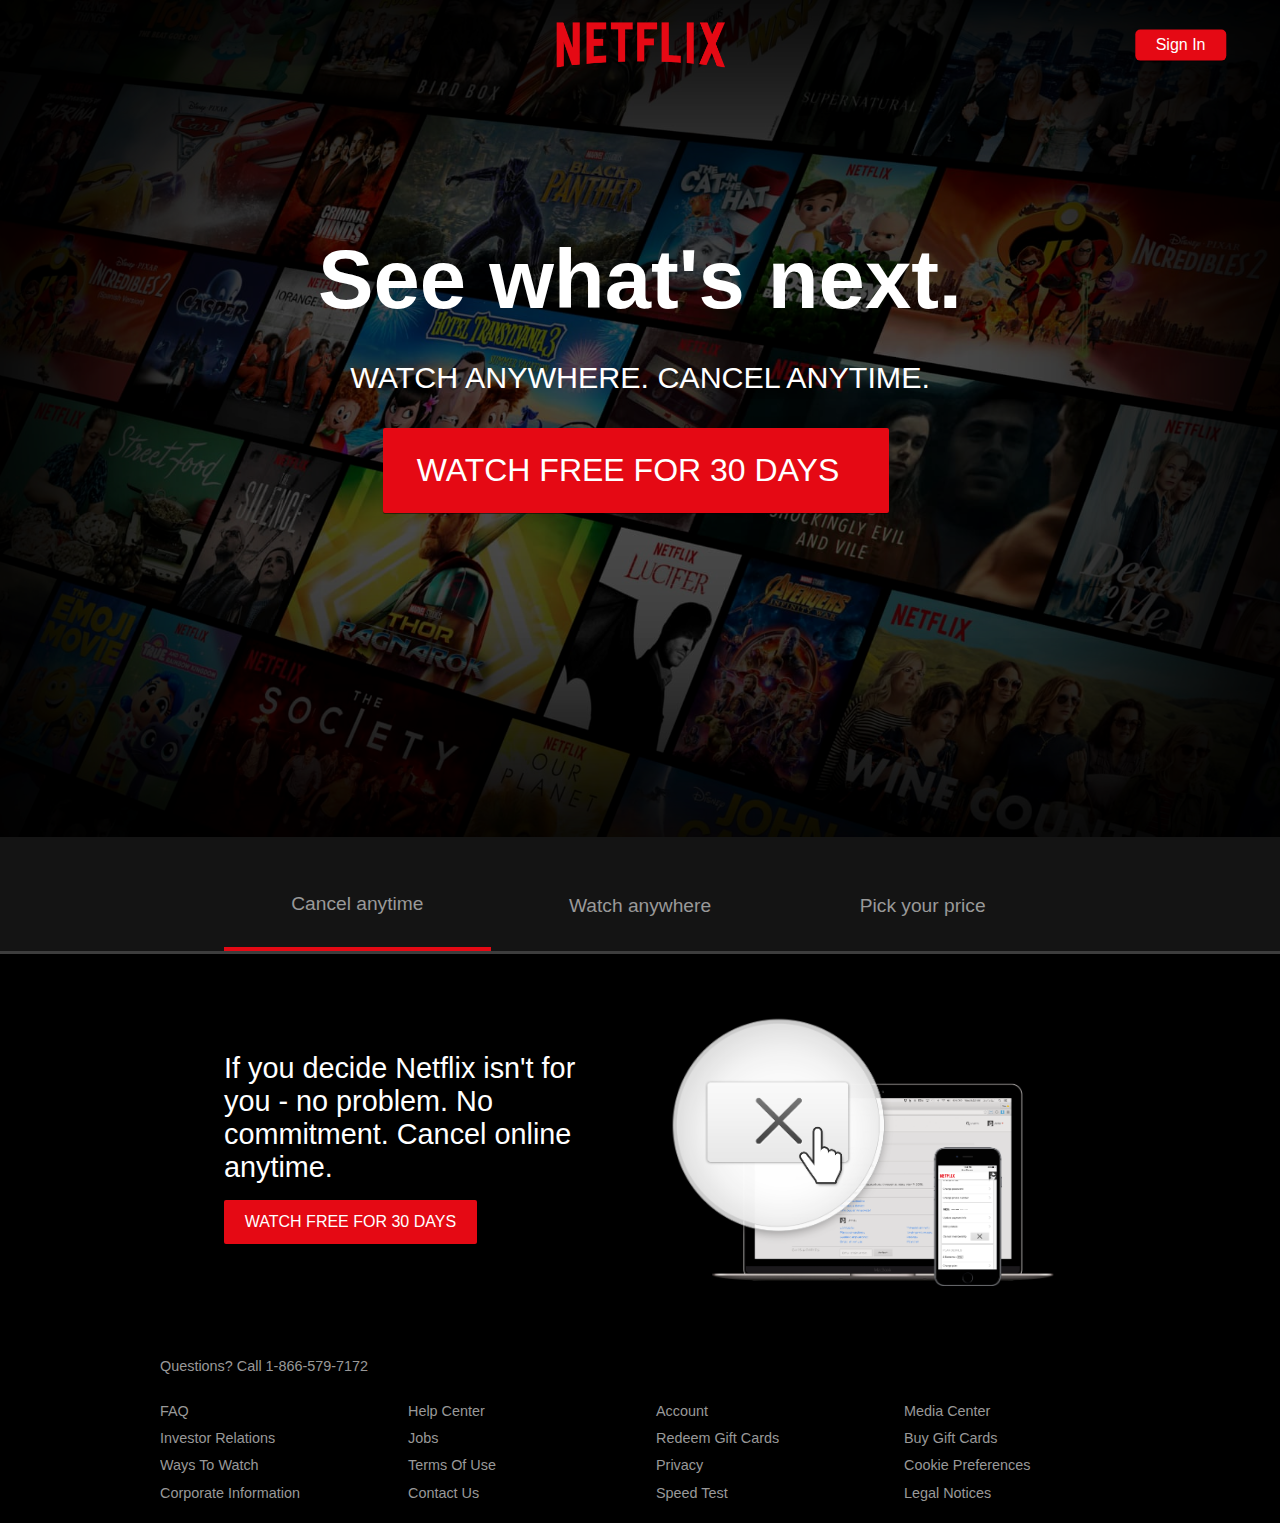
<file: Netflix Landing Page/index.html>
<!DOCTYPE html>
<html lang="en">
  <head>
    <meta charset="UTF-8" />
    <meta name="viewport" content="width=device-width, initial-scale=1.0" />
    <link
      rel="stylesheet"
      href="https://cdnjs.cloudflare.com/ajax/libs/font-awesome/5.14.0/css/all.min.css"
      integrity="sha512-1PKOgIY59xJ8Co8+NE6FZ+LOAZKjy+KY8iq0G4B3CyeY6wYHN3yt9PW0XpSriVlkMXe40PTKnXrLnZ9+fkDaog=="
      crossorigin="anonymous"
    />
    <link rel="stylesheet" href="./css/style.css" />
    <title>Netflix - Watch TV Shows Online, Watch Movies Online</title>
  </head>
  <body>
    <header class="showcase">
      <div class="showcase-top">
        <img src="img/logo.png" alt="Netflix" />
        <a href="#" class="btn btn-rounded">Sign In</a>
      </div>
      <div class="showcase-content">
        <h1>See what's next.</h1>
        <p>Watch anywhere. Cancel anytime.</p>
        <a href="#" class="btn btn-xl"
          >Watch Free For 30 Days <i class="fas fa-chevron-right btn-icon"></i
        ></a>
      </div>
    </header>

    <section class="tabs">
      <div class="container">
        <div id="tab-1" class="tab-item tab-border">
          <i class="fas fa-door-open fa-3x"></i>
          <p class="hide-sm">Cancel anytime</p>
        </div>
        <div id="tab-2" class="tab-item">
          <i class="fas fa-tablet-alt fa-3x"></i>
          <p class="hide-sm">Watch anywhere</p>
        </div>
        <div id="tab-3" class="tab-item">
          <i class="fas fa-tags fa-3x"></i>
          <p class="hide-sm">Pick your price</p>
        </div>
      </div>
    </section>

    <section class="tab-content">
      <div class="container">
        <!-- Tab Content 1 -->
        <div id="tab-1-content" class="tab-content-item show">
          <div class="tab-1-content-inner">
            <div>
              <p class="text-lg">
                If you decide Netflix isn't for you - no problem. No commitment.
                Cancel online anytime.
              </p>
              <a href="#" class="btn btn-lg">Watch Free For 30 Days</a>
            </div>
            <img src="./img/tab-content-1.png" alt="" />
          </div>
        </div>

        <!-- Tab 2 Content -->
        <div id="tab-2-content" class="tab-content-item">
          <div class="tab-2-content-top">
            <p class="text-lg">
              Watch TV shows and movies anytime, anywhere — personalized for
              you.
            </p>
            <a href="#" class="btn btn-lg">Watch Free For 30 Days</a>
          </div>
          <div class="tab-2-content-bottom">
            <div>
              <img src="./img/tab-content-2-1.png" alt="" />
              <p class="text-md">Watch on your TV</p>
              <p class="text-dark">
                Smart TVs, PlayStation, Xbox, Chromecast, Apple TV, Blu-ray
                players and more.
              </p>
            </div>
            <div>
              <img src="./img/tab-content-2-2.png" alt="" />
              <p class="text-md">Watch instantly or download for later</p>
              <p class="text-dark">
                Available on phone and tablet, wherever you go.
              </p>
            </div>
            <div>
              <img src="./img/tab-content-2-3.png" alt="" />
              <p class="text-md">Use any computer</p>
              <p class="text-dark">
                Watch right on Netflix.com.
              </p>
            </div>
          </div>
        </div>

        <!-- Tab 3 Content -->
        <div id="tab-3-content" class="tab-content-item">
          <div class="text-center">
            <p class="text-lg">
              Choose one plan and watch everything on Netflix.
            </p>
            <a href="#" class="btn btn-lg">Watch Free For 30 Days</a>
          </div>

          <table class="table">
            <thead>
              <tr>
                <th></th>
                <th>Basic</th>
                <th>Standard</th>
                <th>Premium</th>
              </tr>
            </thead>
            <tbody>
              <tr>
                <td>Monthly price after free month ends on 8/19/20</td>
                <td>$8.99</td>
                <td>$12.99</td>
                <td>$15.99</td>
              </tr>
              <tr>
                <td>HD Available</td>
                <td><i class="fas fa-times"></i></td>
                <td><i class="fas fa-check"></i></td>
                <td><i class="fas fa-check"></i></td>
              </tr>
              <tr>
                <td>Ultra HD Available</td>
                <td><i class="fas fa-times"></i></td>
                <td><i class="fas fa-times"></i></td>
                <td><i class="fas fa-check"></i></td>
              </tr>
              <tr>
                <td>Screens you can watch on at the same time</td>
                <td>1</td>
                <td>2</td>
                <td>4</td>
              </tr>
              <tr>
                <td>Watch on your laptop, TV, phone and tablet</td>
                <td><i class="fas fa-check"></i></td>
                <td><i class="fas fa-check"></i></td>
                <td><i class="fas fa-check"></i></td>
              </tr>
              <tr>
                <td>Unlimited movies and TV shows</td>
                <td><i class="fas fa-check"></i></td>
                <td><i class="fas fa-check"></i></td>
                <td><i class="fas fa-check"></i></td>
              </tr>
              <tr>
                <td>Cancel anytime</td>
                <td><i class="fas fa-check"></i></td>
                <td><i class="fas fa-check"></i></td>
                <td><i class="fas fa-check"></i></td>
              </tr>
              <tr>
                <td>First month free</td>
                <td><i class="fas fa-check"></i></td>
                <td><i class="fas fa-check"></i></td>
                <td><i class="fas fa-check"></i></td>
              </tr>
            </tbody>
          </table>
        </div>
      </div>
    </section>

    <footer class="footer">
      <p>Questions? Call 1-866-579-7172</p>
      <div class="footer-cols">
        <ul>
          <li><a href="#">FAQ</a></li>
          <li><a href="#">Investor Relations</a></li>
          <li><a href="#">Ways To Watch</a></li>
          <li><a href="#">Corporate Information</a></li>
          <!-- <li><a href="#">Netflix Originals</a></li> -->
        </ul>
        <ul>
          <li><a href="#">Help Center</a></li>
          <li><a href="#">Jobs</a></li>
          <li><a href="#">Terms Of Use</a></li>
          <li><a href="#">Contact Us</a></li>
        </ul>
        <ul>
          <li><a href="#">Account</a></li>
          <li><a href="#">Redeem Gift Cards</a></li>
          <li><a href="#">Privacy</a></li>
          <li><a href="#">Speed Test</a></li>
        </ul>
        <ul>
          <li><a href="#">Media Center</a></li>
          <li><a href="#">Buy Gift Cards</a></li>
          <li><a href="#">Cookie Preferences</a></li>
          <li><a href="#">Legal Notices</a></li>
        </ul>
      </div>
    </footer>

    <script src="js/main.js"></script>
  </body>
</html>
</file>
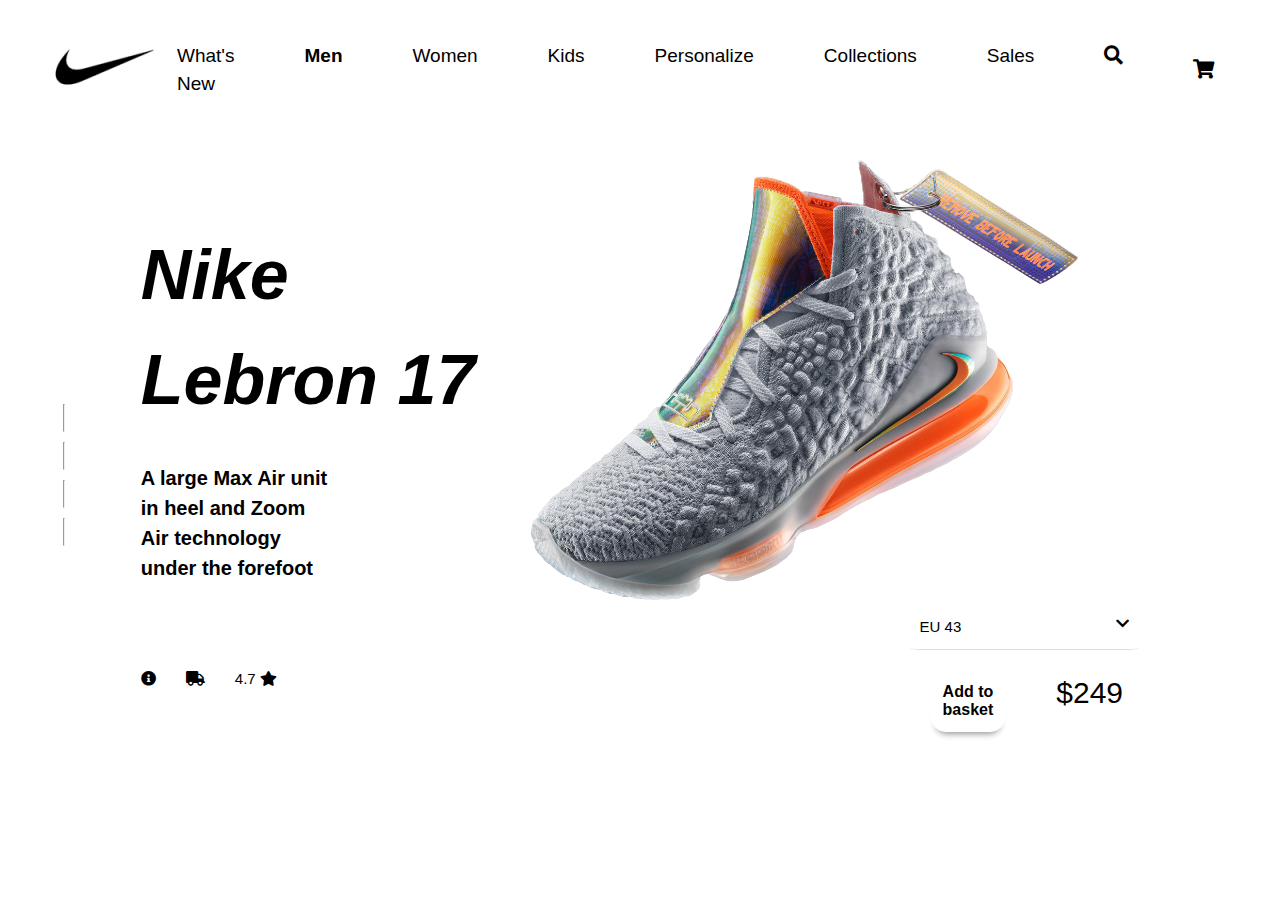
<file: Sneakers Store Product Page/product_page_1.html>
<!DOCTYPE html>
<html lang="en">
<head>
    <meta charset="UTF-8">
    <meta name="viewport" content="width=device-width, initial-scale=1.0">
    <link rel="stylesheet" href="https://cdnjs.cloudflare.com/ajax/libs/font-awesome/5.14.0/css/all.min.css">
    <link rel="stylesheet" href="./css/style_product_1.css">
    <title>LeBron 17 Basketball Shoe.Nike.com</title>
</head>
<body>
    <div class="container">

        <!-- Nav -->
        <nav class="main-nav">

            <!-- Logo -->
            <div class="logo">
                <img src="./img/logo.png" alt="Nike.com">
            </div>

            <!-- Menu -->
            <ul class="main-menu">
                <li><a href="#">What's New</a></li>
                <li><a href="#"><strong>Men</strong></a></li>
                <li><a href="#">Women</a></li>
                <li><a href="#">Kids</a></li>
                <li><a href="#">Personalize</a></li>
                <li><a href="#">Collections</a></li>
                <li><a href="#">Sales</a></li>
                <li>
                    <a href="#">
                        <i class="fas fa-search"></i>
                    </a>
                </li>
            </ul>

            <ul class="right-menu">
                <li>
                    <a href="#">
                        <i class="fas fa-shopping-cart"></i>
                    </a>
                </li>
            </ul>
        </nav>
    </div>

    <!-- Page Indicator -->
    <section class="nav-lines">
        <hr width="1" size="30">
        <hr width="1" size="30">
        <hr width="1" size="30">
        <hr width="1" size=30">
    </section>

    <!-- Showcase -->
    <section class="showcase-container">
        <section class="showcase">

            <!-- Product Description -->
            <section class="prod-desc">
                <h1>Nike Lebron 17</h1>
                <p>A large Max Air unit in heel and <strong>Zoom Air</strong> technology under the forefoot</p>    
            </section>

            <!-- Product Image -->
            <section class="prod-img">
                <img src="./img/shoe1.png" alt="Nike Lebron 17">
            </section>
        </section>

        <!-- Prod-Info -->
        <section class="prod-info">
            <ul class="prod-info-left">
                <li><i class="fa fa-info-circle"></i></li>
                <li><i class="fas fa-truck"></i></li>
                <li>4.7 <i class="fa fa-star"></i></li>
            </ul>
        
            <section class="prod-info-right">
                <div class="size">
                    <p>EU 43</p>
                    <i class="fa fa-chevron-down"></i>
                </div>
                <div class="price">
                    <button class="btn">Add to basket</button>
                    <p>$249</p>
                </div>          
            </section>
        </section>
    </section>    
</body>
</html>
</file>
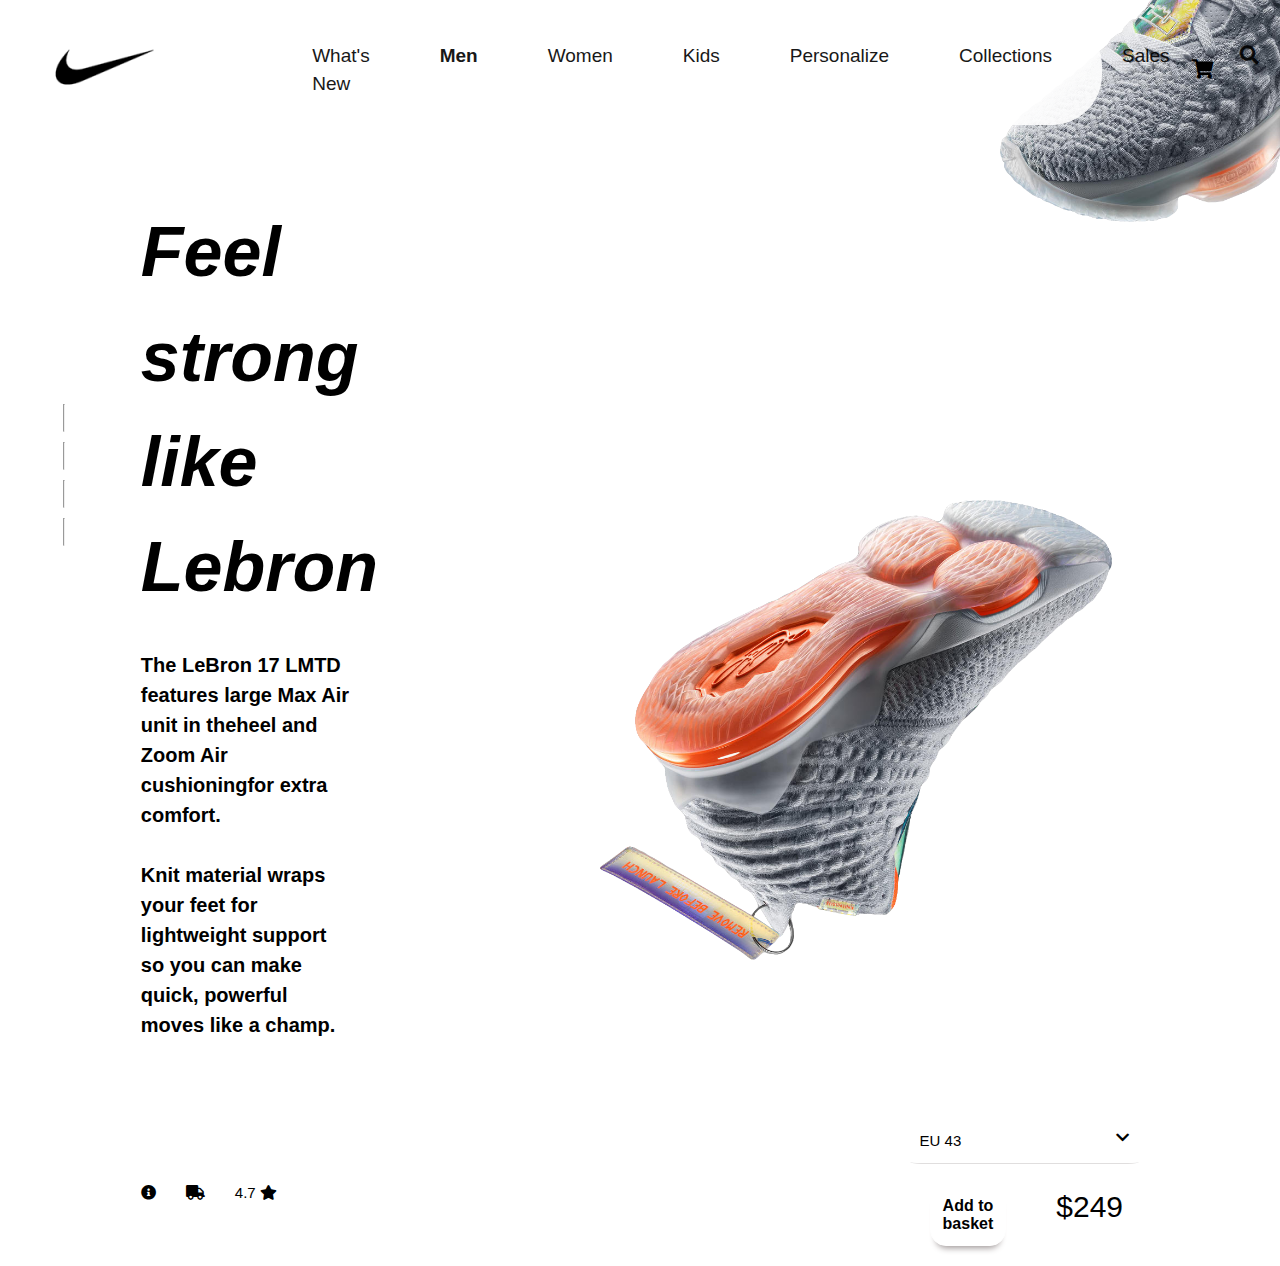
<file: Sneakers Store Product Page/product_page_2.html>
<!DOCTYPE html>
<html lang="en">
<head>
    <meta charset="UTF-8">
    <meta name="viewport" content="width=device-width, initial-scale=1.0">
    <link rel="stylesheet" href="https://cdnjs.cloudflare.com/ajax/libs/font-awesome/5.14.0/css/all.min.css">
    <link rel="stylesheet" href="./css/style_product_2.css">
    <title>LeBron 17 Basketball Shoe.Nike.com</title>
</head>
<body>
    <div class="container">

        <!-- Nav -->
        <nav class="main-nav">

            <!-- Logo -->
            <div class="logo">
                <img src="./img/logo.png" alt="Nike.com">
            </div>

            <!-- Product Image 1 -->
            <div class="shoe-1">
                <img src="./img/shoe1.png">
            </div>

            <!-- Menu -->
            <ul class="main-menu">   
                <li><a href="#">What's New</a></li>
                <li><a href="#"><strong>Men</strong></a></li>
                <li><a href="#">Women</a></li>
                <li><a href="#">Kids</a></li>
                <li><a href="#">Personalize</a></li>
                <li><a href="#">Collections</a></li>
                <li><a href="#">Sales</a></li>
                <li>
                    <a href="#">
                        <i class="fas fa-search"></i>
                    </a>
                </li>
            </ul>

            <ul class="right-menu">
                <li>
                    <a href="#">
                        <i class="fas fa-shopping-cart"></i>
                    </a>
                </li>
            </ul>
        </nav>
    </div>
    
    <!-- Page Indicator -->
    <section class="nav-lines">
        <hr width="1" size="30">
        <hr width="1" size="30">
        <hr width="1" size="30">
        <hr width="1" size=30">
    </section>

    <!-- Showcase -->
    <section class="showcase-container">
        <section class="showcase">

            <!-- Product Description -->
            <section class="prod-desc">
                <h1>Feel strong like Lebron</h1>
                <p>The LeBron 17 LMTD features large <strong>Max Air</strong> unit in theheel and Zoom Air cushioningfor extra <strong>comfort.</strong></p>
                <p>Knit material wraps your feet for <strong>lightweight</strong> support so you can make quick, powerful moves like a champ.</p>
            </section>

        </section>

        <div class="shoe-2">
            <img src="./img/shoe2.png">
        </div>

        <!-- Prod-Info -->
        <section class="prod-info">
            <ul class="prod-info-left">
                <li><i class="fa fa-info-circle"></i></li>
                <li><i class="fas fa-truck"></i></li>
                <li>4.7 <i class="fa fa-star"></i></li>
            </ul>
        
            <section class="prod-info-right">
                <div class="size">
                    <p>EU 43</p>
                    <i class="fa fa-chevron-down"></i>
                </div>
                <div class="price">
                    <button class="btn">Add to basket</button>
                    <p>$249</p>
                </div>          
            </section>
        </section>
    </section>    
</body>
</html>
</file>
<file: Netflix Landing Page/css/style.css>
:root {
  --primary-color: #e50914;
  --dark-color: #141414;
}

* {
  box-sizing: border-box;
  margin: 0;
  padding: 0;
}

body {
  font-family: Arial, Helvetica, sans-serif;
  background: #000;
  color: #999;
}

ul {
  list-style: none;
}

h1,
h2,
h3,
h4 {
  color: #fff;
}

a {
  color: #fff;
  text-decoration: none;
}

p {
  margin: 0.5rem 0;
}

img {
  width: 100%;
}

.showcase {
  width: 100%;
  height: 93vh;
  position: relative;
  background: url("../img/background.jpg") no-repeat center center/cover;
}

.showcase::after {
  content: "";
  position: absolute;
  top: 0;
  left: 0;
  width: 100%;
  height: 100%;
  z-index: 1;
  background: rgba(0, 0, 0, 0.6);
  box-shadow: inset 120px 100px 250px #000000, inset -120px -100px 250px #000000;
}

.showcase-top {
  position: relative;
  z-index: 2;
  height: 90px;
}

.showcase-top img {
  width: 170px;
  position: absolute;
  top: 50%;
  left: 50%;
  transform: translate(-50%, -50%);
}

.showcase-top a {
  position: absolute;
  top: 50%;
  right: 0;
  transform: translate(-50%, -50%);
}

.showcase-content {
  position: relative;
  z-index: 2;
  margin: auto;
  display: flex;
  flex-direction: column;
  justify-content: center;
  align-items: center;
  text-align: center;
  margin-top: 9rem;
}

.showcase-content h1 {
  font-weight: 700;
  font-size: 5.2rem;
  line-height: 1.1;
  margin: 0 0 2rem 0;
}

.showcase-content p {
  text-transform: uppercase;
  color: #fff;
  font-weight: 400;
  font-size: 1.9rem;
  line-height: 1.25;
  margin: 0 0 2rem 0;
}

/* Tabs */
.tabs {
  background: var(--dark-color);
  padding-top: 1rem;
  border-bottom: 3px solid #3d3d3d;
}

.tabs .container {
  display: grid;
  grid-template-columns: repeat(3, 1fr);
  grid-gap: 1rem;
  align-items: center;
  justify-content: center;
  text-align: center;
}

.tabs p {
  font-size: 1.2rem;
  padding-top: 0.5rem;
}

.tabs .container > div {
  padding: 1.5rem 0;
}

.tabs .container > div:hover {
  color: #fff;
  cursor: pointer;
}

.tab-border {
  border-bottom: var(--primary-color) 4px solid;
}

/* Tab Content */
.tab-content {
  padding: 3rem 0;
  background: #000;
  color: #fff;
}

/* Hide content initially */
#tab-1-content,
#tab-2-content,
#tab-3-content {
  display: none;
}

.show {
  display: block !important;
}

#tab-1-content .tab-1-content-inner {
  display: grid;
  grid-template-columns: repeat(2, 1fr);
  grid-gap: 2rem;
  align-items: center;
  justify-content: center;
}

#tab-2-content .tab-2-content-top {
  display: grid;
  grid-template-columns: 2fr 1fr;
  grid-gap: 1rem;
  justify-content: center;
  align-items: center;
}

#tab-2-content .tab-2-content-bottom {
  margin-top: 2rem;
  display: grid;
  grid-template-columns: repeat(3, 1fr);
  grid-gap: 2rem;
  justify-content: center;
  align-items: center;
  text-align: center;
}

.table {
  width: 100%;
  margin-top: 2rem;
  border-collapse: collapse;
  border-spacing: 0;
}

.table thead th {
  text-transform: uppercase;
  padding: 0.8rem;
}

.table tbody tr td {
  color: #999;
  padding: 0.8rem;
  text-align: center;
}

.table tbody tr td:first-child {
  text-align: left;
}

.table tbody tr:nth-child(odd) {
  background: #222;
}

/* Footer */
.footer {
  max-width: 75%;
  margin: 1rem auto;
  overflow: auto;
}

.footer,
.footer a {
  color: #999;
  font-size: 0.9rem;
}

.footer p {
  margin-bottom: 1.5rem;
}

.footer .footer-cols {
  display: grid;
  grid-template-columns: repeat(4, 1fr);
  grid-gap: 2rem;
}

.footer li {
  line-height: 1.9;
}

/* Container */
.container {
  max-width: 70%;
  margin: auto;
  overflow: hidden;
  padding: 0 2rem;
}

/* Text Styles */
.text-xl {
  font-size: 2rem;
  margin-bottom: 1rem;
}

.text-lg {
  font-size: 1.8rem;
  margin-bottom: 1rem;
}

.text-md {
  font-size: 1.3rem;
  margin-bottom: 1rem;
}

.text-center {
  text-align: center;
}

.text-dark {
  color: #999;
}

/* Buttons */
.btn {
  display: inline-block;
  background: var(--primary-color);
  color: #fff;
  padding: 0.4rem 1.3rem;
  font-size: 1rem;
  text-align: center;
  border: none;
  cursor: pointer;
  margin-right: 0.5rem;
  outline: none;
  box-shadow: 0 1px 0 rgba(0, 0, 0, 0.45);
  border-radius: 2px;
}

.btn:hover {
  opacity: 0.9;
}

.btn-rounded {
  border-radius: 5px;
}

.btn-xl {
  font-size: 2rem;
  padding: 1.5rem 2.1rem;
  text-transform: uppercase;
}

.btn-lg {
  font-size: 1rem;
  padding: 0.8rem 1.3rem;
  text-transform: uppercase;
}

.btn-icon {
  margin-left: 1rem;
}

/* Media Queries */
@media (max-width: 960px) {
  .showcase {
    height: 70vh;
  }

  .hide-sm {
    display: none;
  }

  .showcase-top img {
    top: 30%;
    left: 5%;
    transform: translate(0);
  }

  .showcase-content h1 {
    font-size: 3.7rem;
    line-height: 1;
  }

  .showcase-content p {
    font-size: 1.5rem;
  }

  .footer .footer-cols {
    grid-template-columns: repeat(2, 1fr);
  }

  .btn-xl {
    font-size: 1.5rem;
    padding: 1.4rem 2rem;
  }

  .text-xl {
    font-size: 1.5rem;
  }

  .text-lg {
    font-size: 1.3rem;
  }

  .text-md {
    font-size: 1rem;
  }
}

@media (max-width: 700px) {
  .showcase::after {
    box-shadow: inset 80px 80px 250px #000000, inset -80px -80px 250px #000000;
  }

  #tab-1-content .tab-1-content-inner {
    grid-template-columns: 1fr;
    text-align: center;
  }

  #tab-2-content .tab-2-content-top {
    display: block;
    text-align: center;
  }

  #tab-2-content .tab-2-content-bottom {
    grid-template-columns: 1fr;
  }
}
</file>
<file: Sneakers Store Product Page/css/style_product_1.css>
* {
    box-sizing: border-box;
    margin: 0;
    padding: 0;
}

body {
    font-family: 'Segoe UI', Tahoma, Geneva, Verdana, sans-serif;
    color: #000;
    font-size: 15px;
    line-height: 1.5;
}

a {
    color: #000;
    text-decoration: none;
}

ul {
    list-style: none;
}

.container {
    width: 95%;
    max-width: 1900px;
    margin: auto;
    margin-top: 40px;
}

/* Nav */
.main-nav {
    display: flex;
    align-items: center;
    justify-content: space-between;
    height: 60px;
    margin: 20px 0;
    font-size: 19px;
}

.main-nav .logo {
    width: 110px;
}

.main-nav ul {
    display: flex;
}

.main-nav ul li {
    padding: 0 35px;
}

.main-nav ul li a {
    padding-bottom: 2px;
}

/* Showcase */
.showcase-container {
    width: 78%;
    max-width: 1700px;
    margin: auto;
}

.showcase {
    display: flex; 
}

.showcase .prod-desc {
    display: flex;
    flex-direction: column;
    justify-content: center;
    margin-top: 80px;
}

.showcase .prod-desc h1 {
    font-size: 70px;
    font-style: italic;
}

.showcase .prod-desc p {
    width: 50%;
    font-size: 20px;
    font-weight: 550;
    margin-top: 30px;
}

.showcase img {
    width: 90%;
    padding-top: 40px;  
}

.showcase-container .prod-info {
    display: flex;
    justify-content: space-between;
}

.showcase-container .prod-info-left {
    align-items: flex-start;
    align-items: center;
    display: flex;   
}

.showcase-container .prod-info-left li {
    padding-right: 30px;
}

.showcase-container .prod-info-right {
    width: 23%;
}

.showcase-container .prod-info-right .size {
    display: flex;
    justify-content: space-between;
    border-bottom: solid 1px rgb(224, 222, 222);
    border-radius: 5%;
    padding: 10px;
    margin-bottom: 10px;
}

.showcase-container .prod-info-right .size p {
    width: 60%;
    font-weight: 400;
}

.showcase-container .prod-info-right .price {
    display: flex;
    margin: 20px;
}

.showcase-container .prod-info-right .btn {
    width: 100%;
    font-size: 16px;
    font-weight: 600;
    background: #fff;
    border: solid 1px #fff;
    border-radius: 1rem;
    box-shadow: 0 8px 6px -6px rgb(158, 150, 150);
    padding: 12px;
    cursor: pointer;
}

.showcase-container .prod-info-right .price p {
    font-size: 30px;
    font-weight: 400;
    padding-left: 50px;
}

/* Page Indicator */
.nav-lines {
    display: flex;
    flex-direction: column;
    width: 10%;
    height: 80%;
    align-items: center;
    justify-content: center;
    position: absolute;
}

.nav-lines hr {
    margin-bottom: 10px;
}

.nav-lines hr:nth-child(2) {
    color: #fff;
}

.nav-lines hr:nth-child(3) {
    color: #fff;
}

.nav-lines hr:nth-child(4) {
    color: #fff;
}
</file>
<file: Sneakers Store Product Page/css/style_product_2.css>
* {
    box-sizing: border-box;
    margin: 0;
    padding: 0;
}

body {
    font-family: 'Segoe UI', Tahoma, Geneva, Verdana, sans-serif;
    color: #000;
    font-size: 15px;
    line-height: 1.5;
    overflow: hidden;
}

a {
    color: #000;
    text-decoration: none;
}

ul {
    list-style: none;
}

.container {
    width: 95%;
    max-width: 1900px;
    margin: auto;
    margin-top: 40px;
}

/* Nav */
.main-nav {
    display: flex;
    align-items: center;
    justify-content: space-between;
    height: 60px;
    margin: 20px 0;
    font-size: 19px;
}

.main-nav .logo {
    width: 110px;
}

.main-nav ul {
    display: flex;
}

.main-nav ul li {
    position: relative;
    padding: 0 35px;
}

.main-nav ul li a {
    padding-bottom: 2px;
}

.shoe-1 img {
    position: absolute;
    width: 45%;
    left: 1000px;
    top: -240px;
}

.shoe-2 img {
    position: absolute;
    width: 40%;
    left: 600px;
    top: 500px;
}

.main-menu {
    position: relative;
    width: 70%;
    padding: 25px;
    border: 1px solid #fff;
    border-radius: 50px;
    background: #fff;
    opacity: 0.9;
}

/* Showcase */
.showcase-container {
    width: 78%;
    max-width: 1700px;
    margin: auto;
}

.showcase {
    display: flex;
    width: 30%;
}

.showcase .prod-desc {
    display: flex;
    flex-direction: column;
    justify-content: center;
    margin-top: 80px;
}

.showcase .prod-desc h1 {
    font-size: 70px;
    font-style: italic;
}

.showcase .prod-desc p {
    width: 70%;
    font-size: 20px;
    font-weight: 550;
    margin-top: 30px;
}

.showcase-container .prod-info {
    display: flex;
    justify-content: space-between;
    margin-top: 80px;  
}

.showcase-container .prod-info-left {
    align-items: flex-start;
    align-items: center;
    display: flex; 
}

.showcase-container .prod-info-left li {
    padding-right: 30px;
}

.showcase-container .prod-info-right {
    width: 23%;
}

.showcase-container .prod-info-right .size {
    display: flex;
    justify-content: space-between;
    border-bottom: solid 1px rgb(224, 222, 222);
    border-radius: 5%;
    padding: 10px;
    margin-bottom: 10px;
}

.showcase-container .prod-info-right .size p {
    width: 60%;
    font-weight: 400;
}

.showcase-container .prod-info-right .price {
    display: flex;
    margin: 20px;
}

.showcase-container .prod-info-right .btn {
    width: 100%;
    font-size: 16px;
    font-weight: 600;
    background: #fff;
    border: solid 1px #fff;
    border-radius: 1rem;
    box-shadow: 0 8px 6px -6px rgb(158, 150, 150);
    padding: 12px;
    cursor: pointer;
}

.showcase-container .prod-info-right .price p {
    font-size: 30px;
    font-weight: 400;
    padding-left: 50px;
}

/* Page Indicator */
.nav-lines {
    display: flex;
    flex-direction: column;
    width: 10%;
    height: 80%;
    align-items: center;
    justify-content: center;
    position: absolute;
}

.nav-lines hr {
    margin-bottom: 10px;
}

.nav-lines hr:nth-child(1) {
    color: #fff;
}

.nav-lines hr:nth-child(3) {
    color: #fff;
}

.nav-lines hr:nth-child(4) {
    color: #fff;
}
</file>
